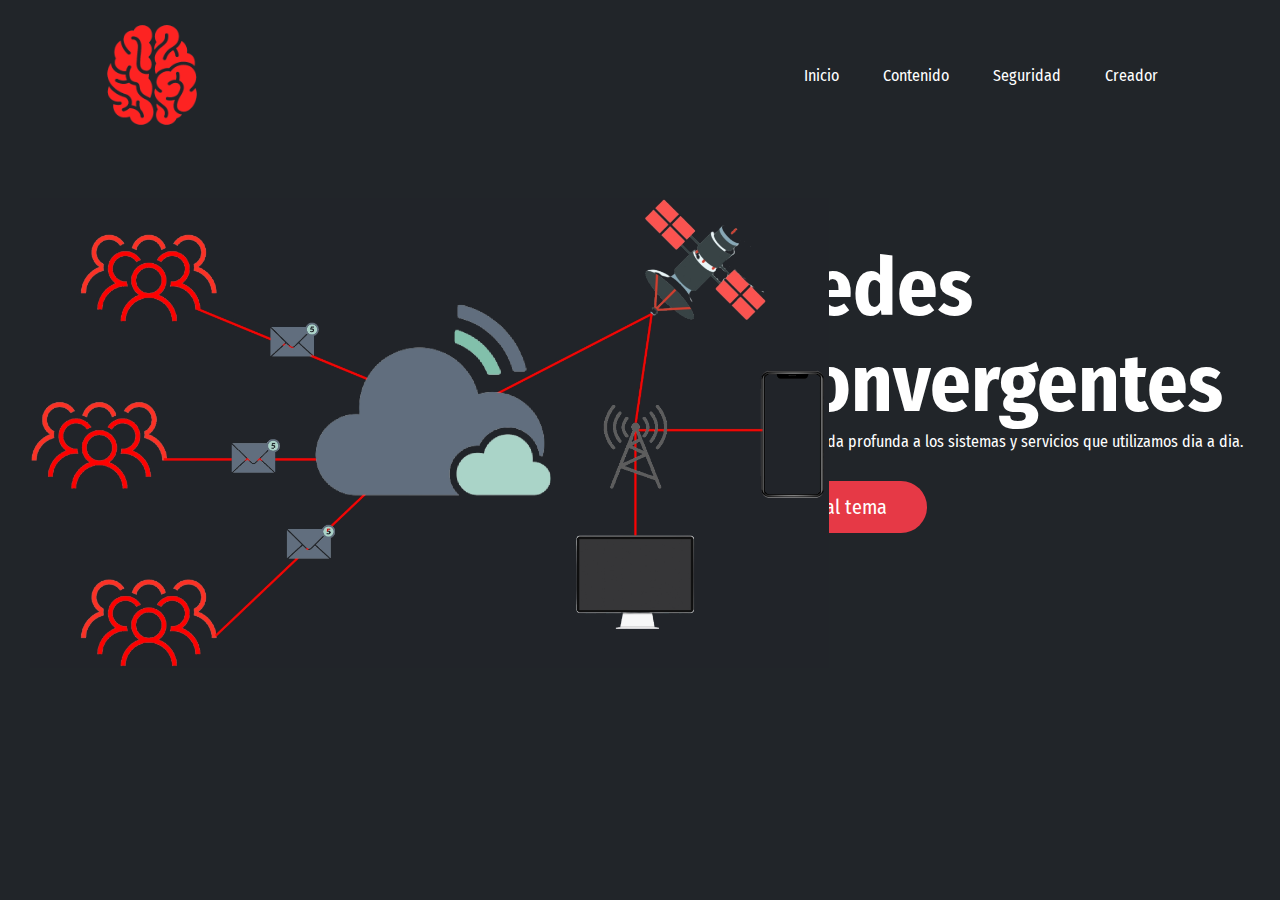
<file: index.html>
<!DOCTYPE html>
<html>
    <head>
        <meta charset="utf-8">
        <meta name="viewport" content="widht=device-width, initial-scale=1.0">
        <title>Redes Convergentes</title>
        <link rel="stylesheet" href="contenido.html">
        <link rel="stylesheet" href="style.css">
        <link rel="preconnect" href="https://fonts.googleapis.com">
    <link rel="preconnect" href="https://fonts.gstatic.com" crossorigin>
    <link href="https://fonts.googleapis.com/css2?family=Fira+Sans+Condensed:wght@600&display=swap" rel="stylesheet">
    <link rel="icon" href="logo-ezzabi1.png">
    </head>
    <body>
        <div class="hero">
            <nav>
                <img src="logo-ezzabi1.png" class="logo">
                <ul>
                   <li><a href="index.html">Inicio</a></li>
                   <li><a href="contenido.html">Contenido</a></li>
                   <li><a href="contenido-seguridad.html">Seguridad</a></li>
                   <li><a href="creador.html">Creador</a></li>
                </ul>
            </nav>
            <div class="red-container">
                <img src="fondopg.jpg" class="mapa">
            </div>
            <div class="text-container">
                <h1>Redes<br> Convergentes</h1>
                <p>Una mirada profunda a los sistemas y servicios que utilizamos dia a dia.</p>
                <a href="contenido.html">Ir al tema</a>
        </div>
        </div>
    </body>
</html>
</file>
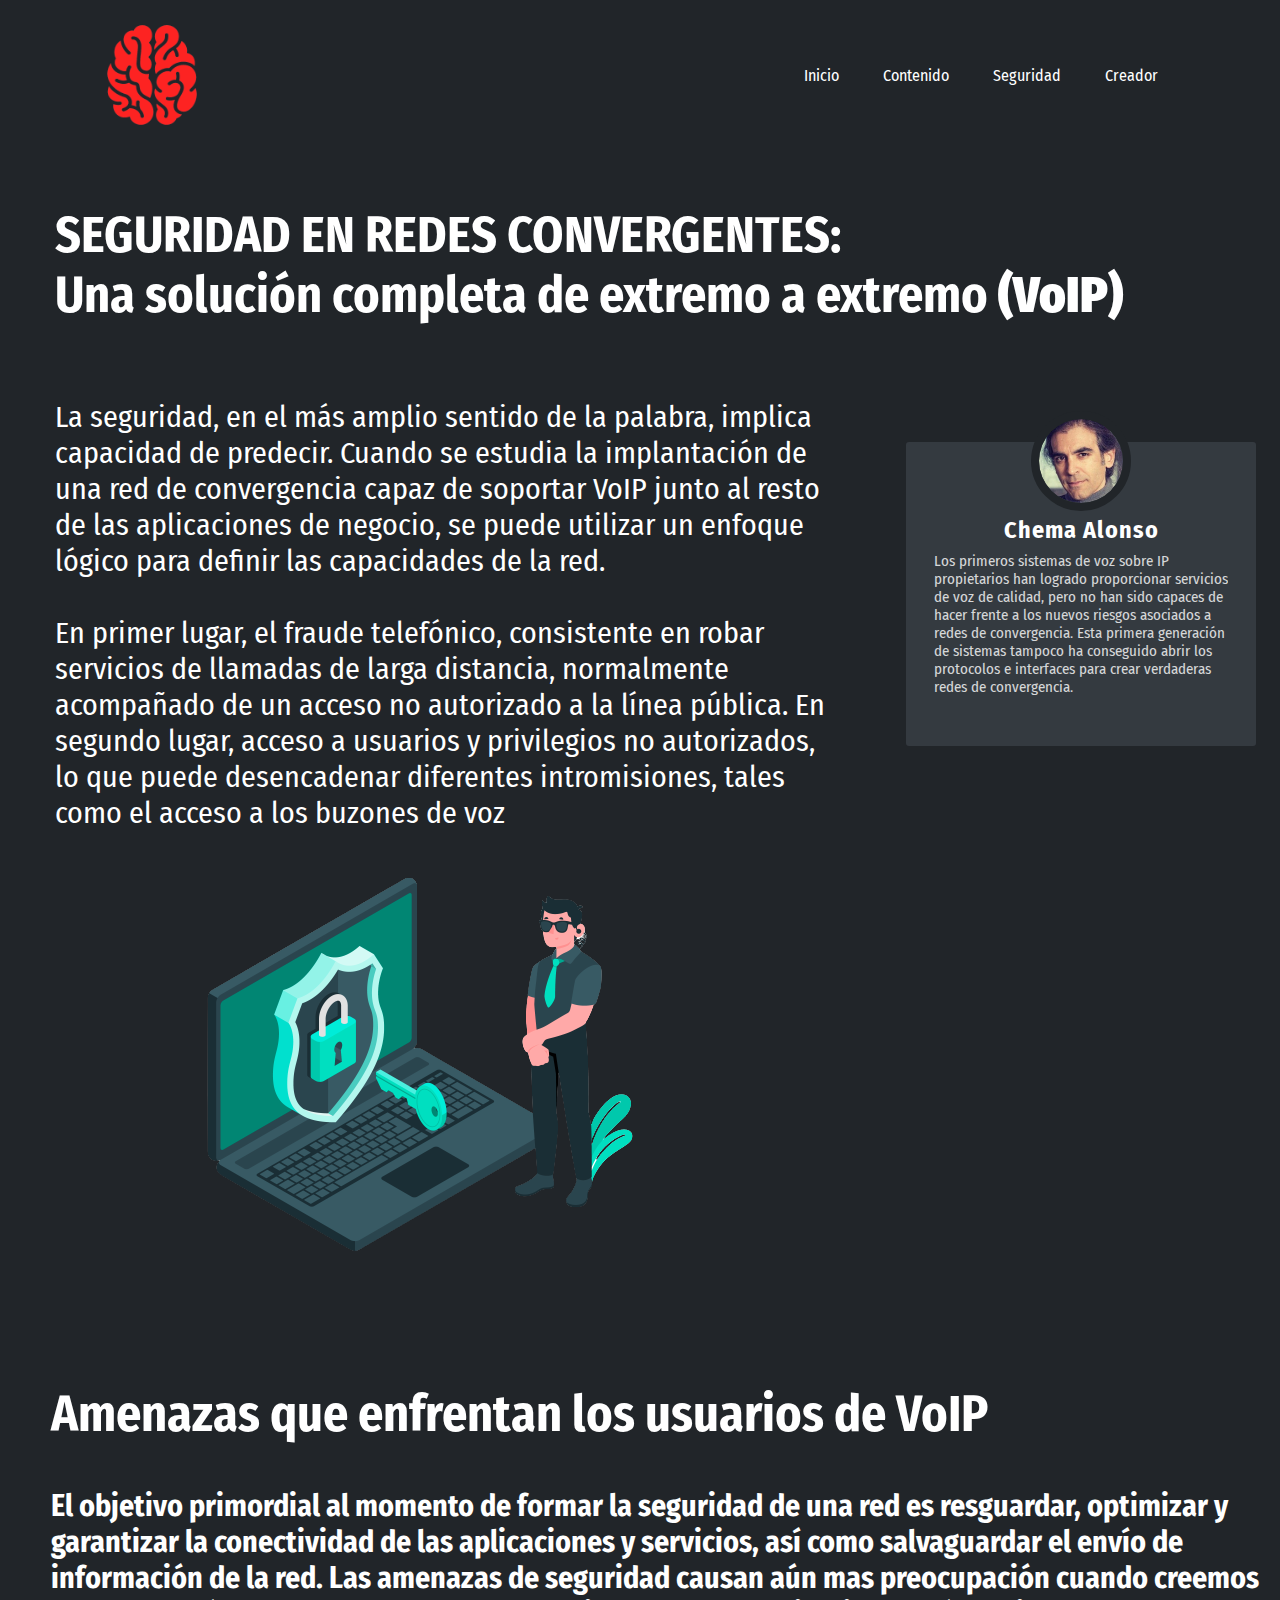
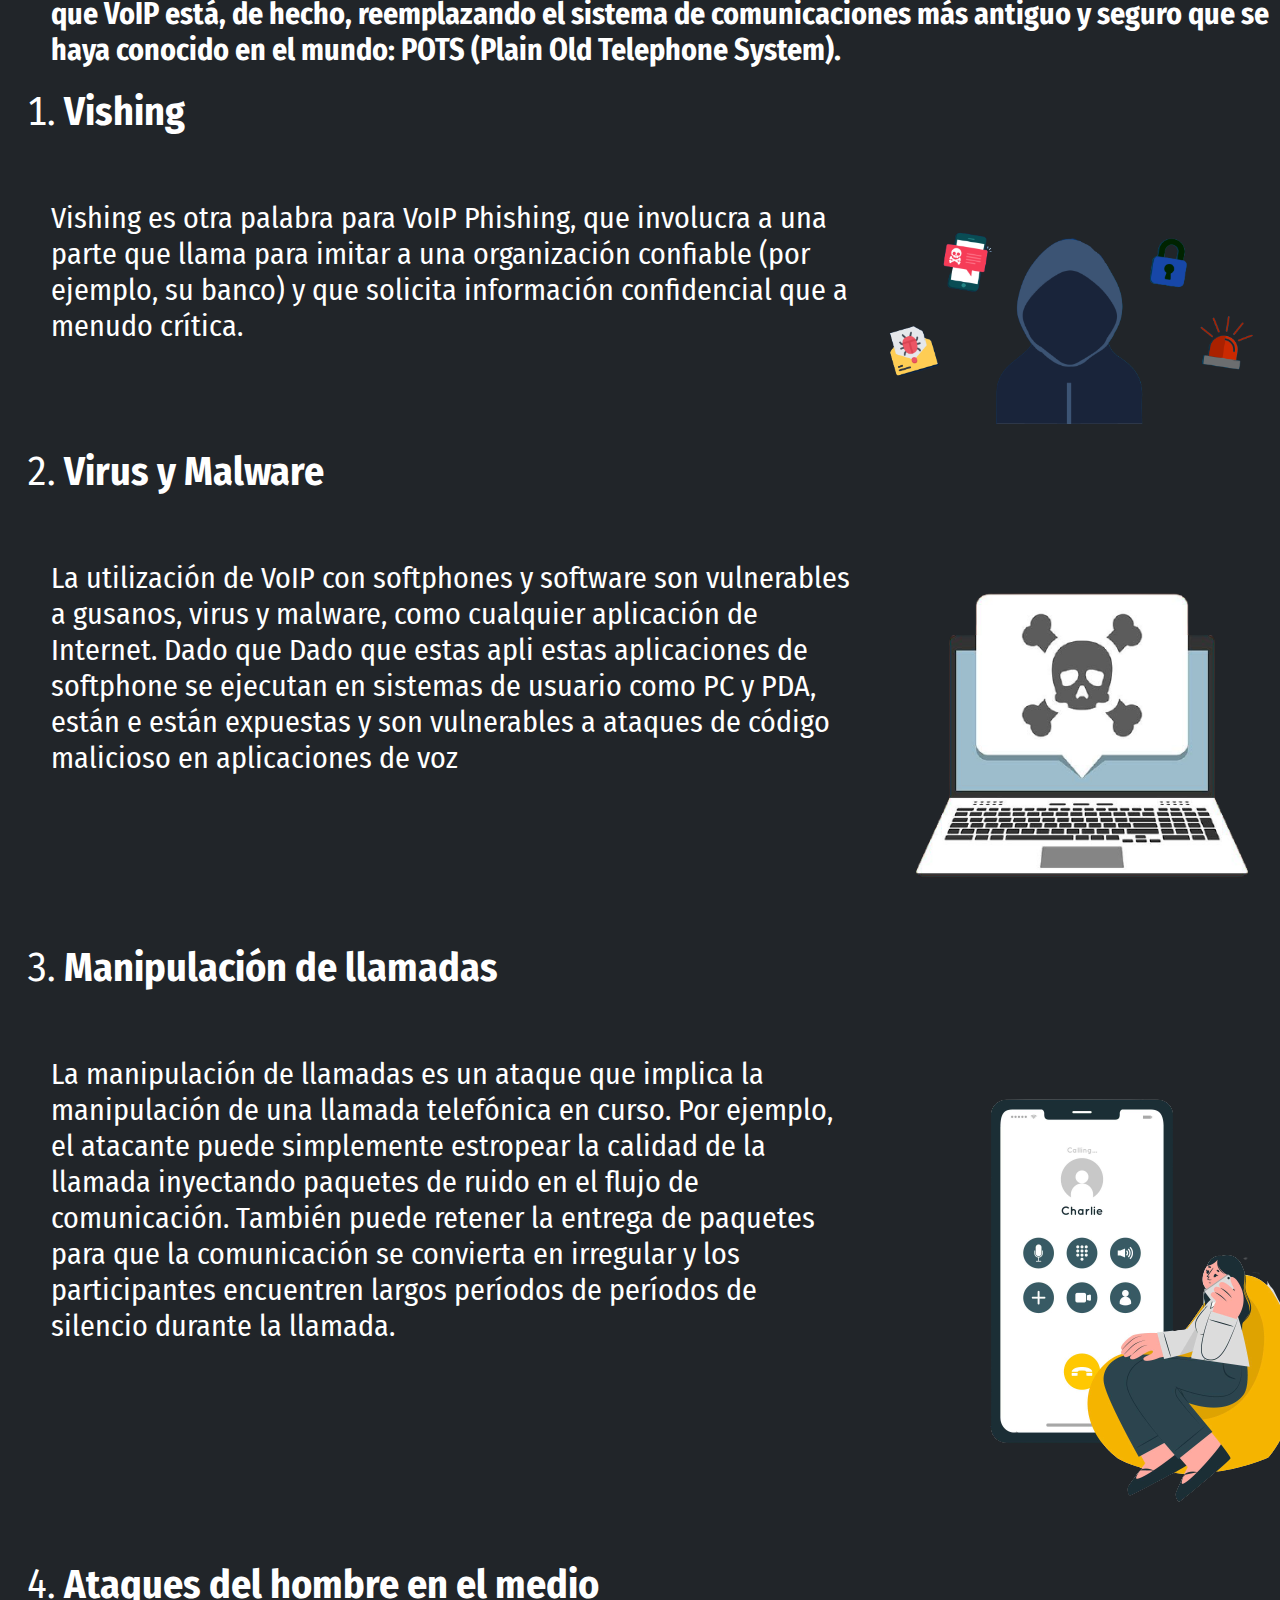
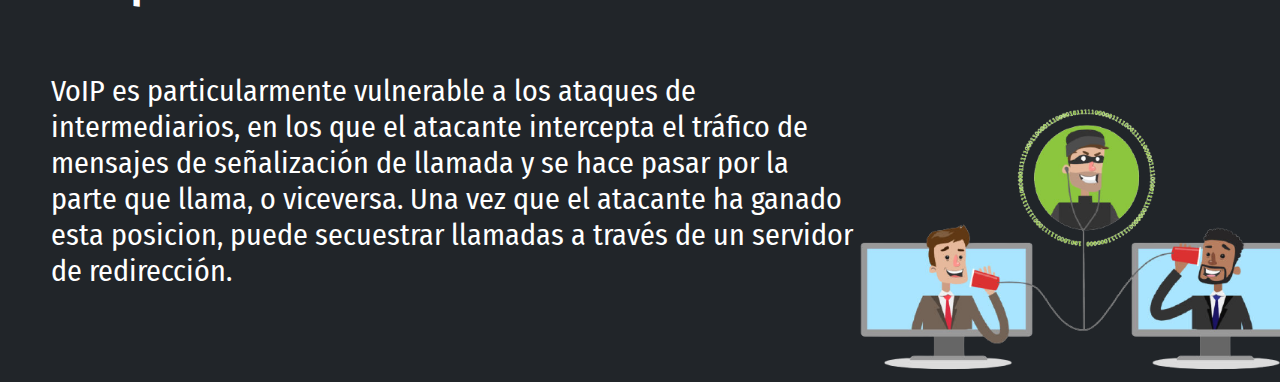
<file: contenido-seguridad.html>
<!DOCTYPE html>
<html>
    <head>
        <meta charset="utf-8">
        <meta name="viewport" content="widht=device-width, initial-scale=1.0">
        <title>Redes Convergentes</title>
        <link rel="stylesheet" href="style.css">
        <link rel="preconnect" href="https://fonts.googleapis.com">
    <link rel="preconnect" href="https://fonts.gstatic.com" crossorigin>
    <link href="https://fonts.googleapis.com/css2?family=Fira+Sans+Condensed:wght@600&display=swap" rel="stylesheet">
    <link rel="icon" href="logo-ezzabi.png">
    </head>
    <body>
        <div class="hero">
            <nav>
                <img src="logo-ezzabi1.png" class="logo">
                <ul>
                   <li><a href="index.html">Inicio</a></li>
                   <li><a href="contenido.html">Contenido</a></li>
                   <li><a href="contenido-seguridad.html">Seguridad</a></li>
                   <li><a href="creador.html">Creador</a></li>
                </ul>
            </nav>
           
            <div class="text-containers">
                <h1>SEGURIDAD EN REDES CONVERGENTES:<br>Una solución completa de extremo a extremo <b>(VoIP)</b></h1>
                <p>La seguridad, en el más amplio sentido de la palabra, implica capacidad
                    de predecir. Cuando se estudia la implantación de una red de convergencia capaz de soportar VoIP junto al
                    resto de las aplicaciones de negocio,
                    se puede utilizar un enfoque lógico
                    para definir las capacidades de la red.<br><br>En primer lugar, el fraude telefónico, consistente en robar servicios de llamadas de larga distancia, normalmente acompañado de un acceso no autorizado a la línea pública. En segundo lugar, acceso a usuarios y privilegios no autorizados, lo que puede desencadenar diferentes intromisiones, tales como el acceso a los buzones de voz</p>
            </div>
            <div class="container">
                <div class="profile">
                    <div class="imgBox">
                        <img src="chema-alonso.jpg">
                    </div>
                    <h2>Chema Alonso</h2>
                </div>
                <p><span class="text-left"></span>Los primeros sistemas de voz sobre IP propietarios han logrado proporcionar servicios de voz de calidad,
                    pero no han sido capaces de hacer frente a los nuevos riesgos asociados a redes de convergencia. Esta
                    primera generación de sistemas tampoco ha conseguido abrir los protocolos e interfaces para crear verdaderas redes de convergencia. <span class="text-right"></span></p>
                <div class="social">
                </div>
            </div>
            <img class="segurity-img" src="seguridadd.png">
        <div class="text-container2s">
            <h3>Amenazas que enfrentan los usuarios de VoIP</h3>
            <h4 class="p-text-container2s">El objetivo primordial al momento de formar la seguridad de una red es
                resguardar, optimizar y garantizar la conectividad de las aplicaciones y servicios,
                así como salvaguardar el envío de información de la red.
                Las amenazas de seguridad causan aún mas preocupación cuando creemos que
                VoIP está, de hecho, reemplazando el sistema de comunicaciones más antiguo y
                seguro que se haya conocido en el mundo: POTS (Plain Old Telephone System).</h4>
            <ol>
                <li><b>Vishing</b></li>
                <p>Vishing es otra palabra para VoIP Phishing, que involucra a una parte que llama para imitar a una organización confiable (por ejemplo, su banco) y que solicita
                    información confidencial que a menudo crítica.</p>
                    <img class="Vishing" src="VISHING.png">
                <li><b>Virus y Malware</b></li>
                <p>La utilización de VoIP con softphones y software son vulnerables a gusanos, virus
                    y malware, como cualquier aplicación de Internet. Dado que Dado que estas apli estas aplicaciones de
                    softphone se ejecutan en sistemas de usuario como PC y PDA, están e están expuestas y
                    son vulnerables a ataques de código malicioso en aplicaciones de voz</p>
                    <img class="VyM" src="virus.png">
                <li><b>Manipulación de llamadas</b></li>
                <p>La manipulación de llamadas es un ataque que implica la manipulación de una
                    llamada telefónica en curso. Por ejemplo, el atacante puede simplemente estropear
                    la calidad de la llamada inyectando paquetes de ruido en el flujo de comunicación.
                    También puede retener la entrega de paquetes para que la comunicación se
                    convierta en irregular y los participantes encuentren largos períodos de períodos de silencio
                    durante la llamada.</p>
                    <img class="MdL" src="manipulacion-llamada.png">
                <li><b>Ataques del hombre en el medio</b></li>
                <p>VoIP es particularmente vulnerable a los ataques de intermediarios, en los que el
                    atacante intercepta el tráfico de mensajes de señalización de llamada y se hace
                    pasar por la parte que llama, o viceversa. Una vez que el atacante
                    ha ganado esta posicion, puede secuestrar llamadas a través de un servidor de
                    redirección.</p>
                    <img class="MindM" src="man-attack.png">
            </ol>
        </div>
            

    </div>
    </body>
    </html>
</file>
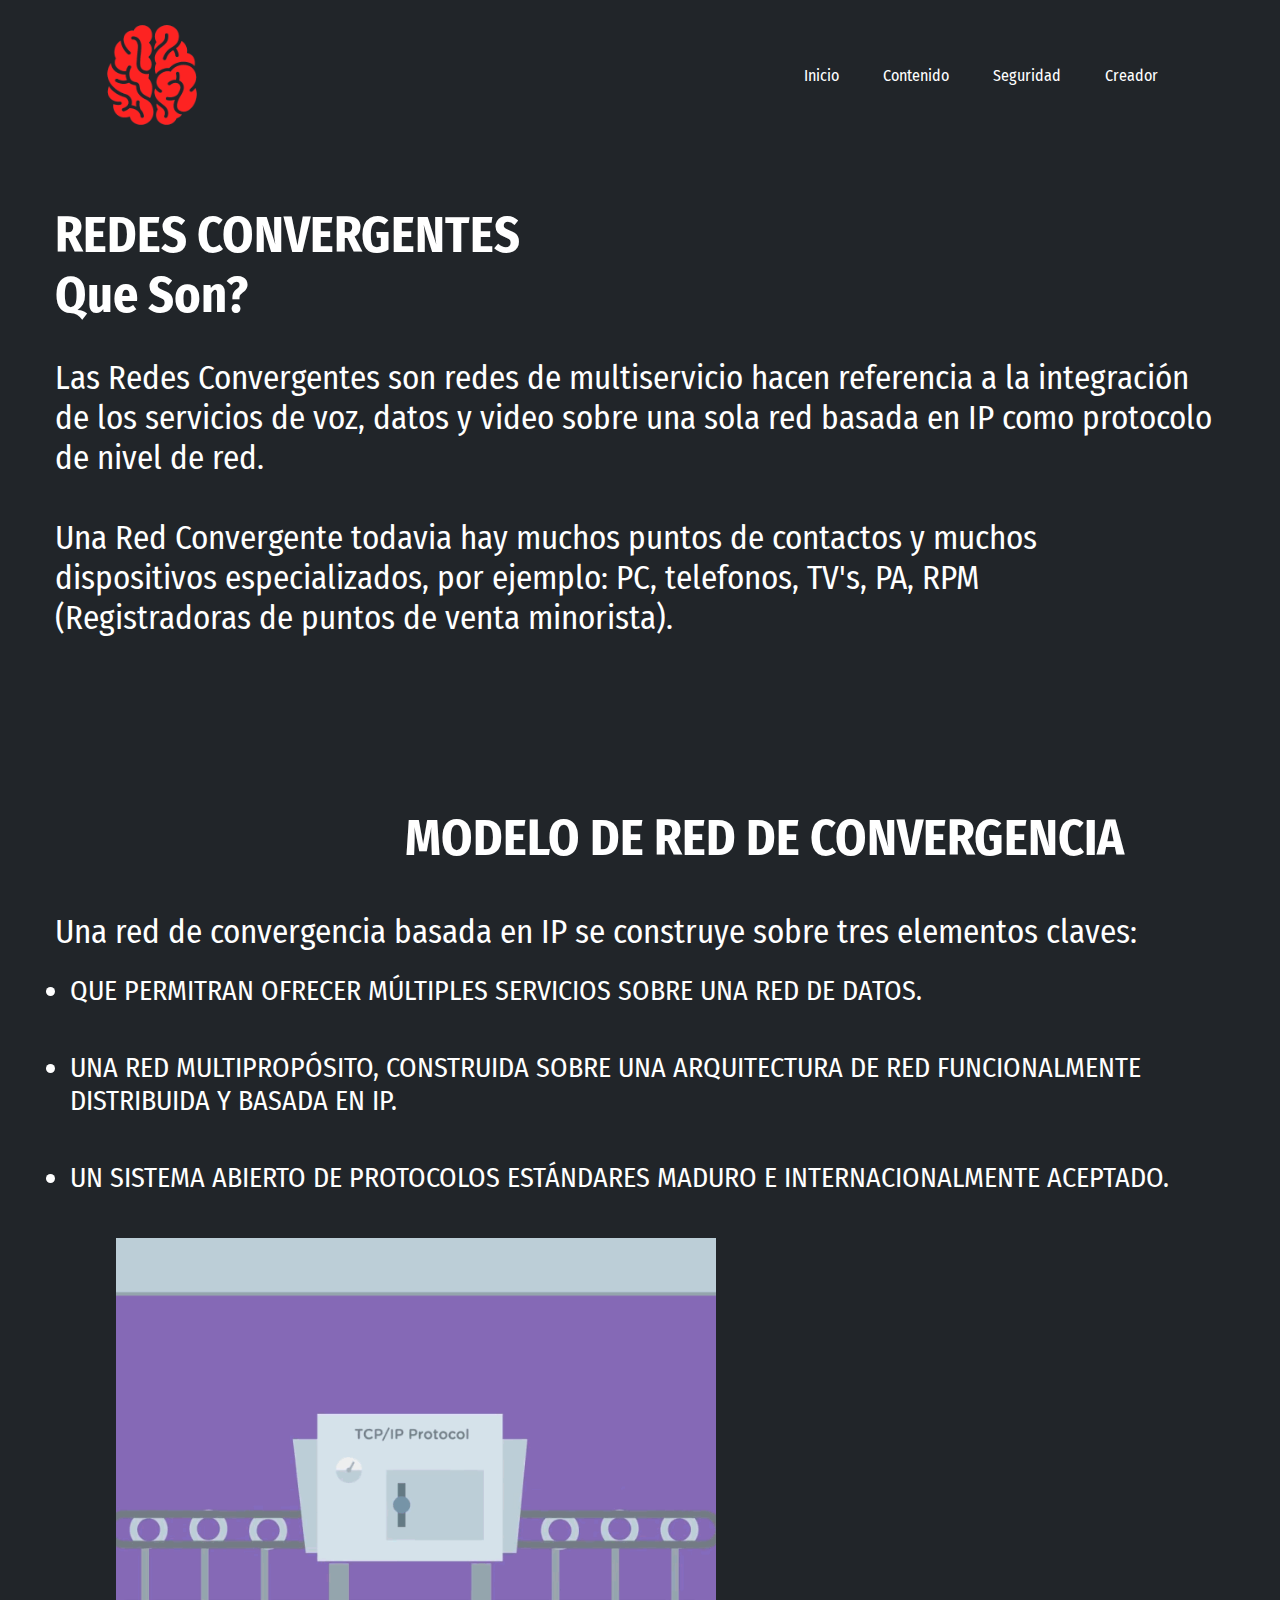
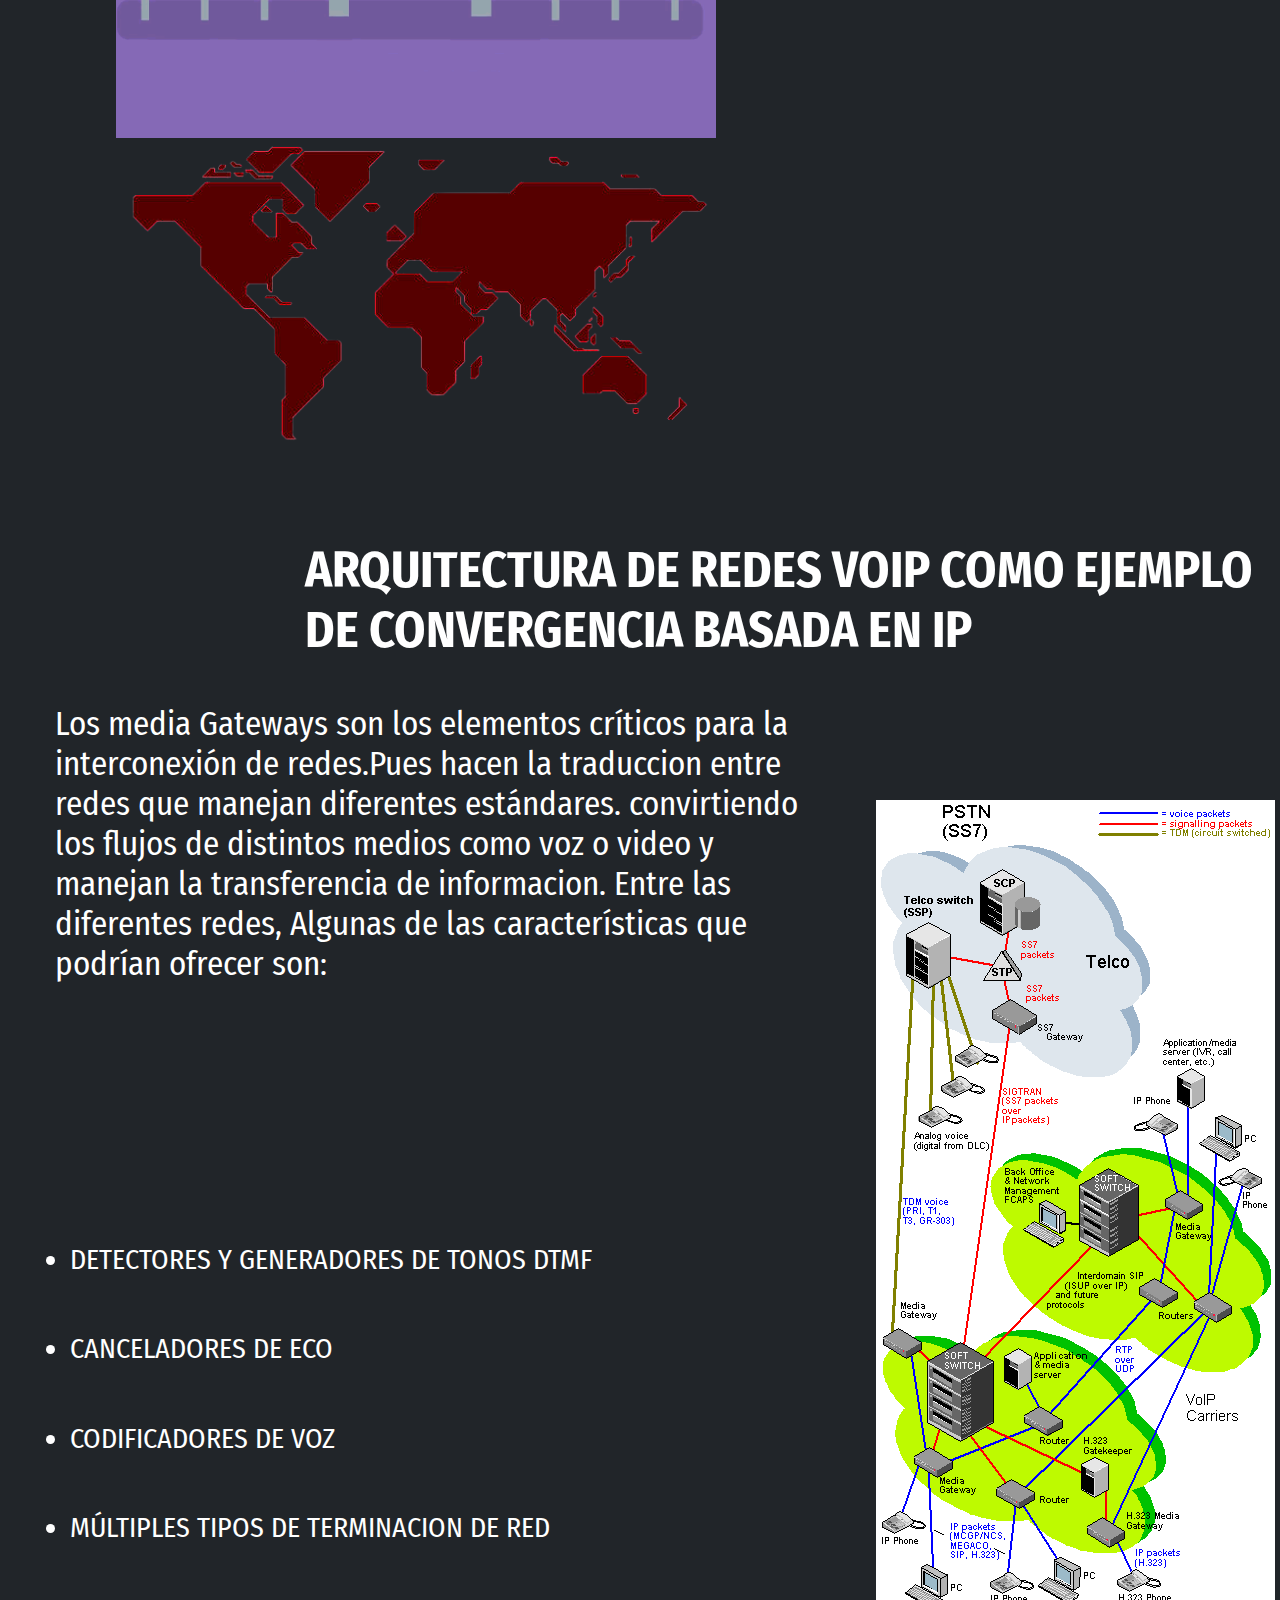
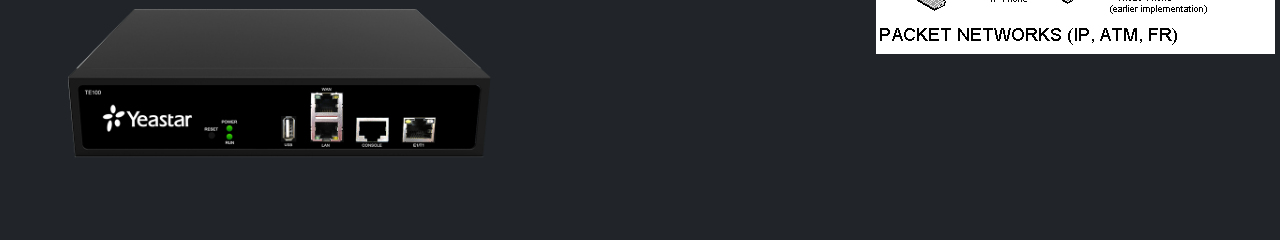
<file: contenido.html>
<!DOCTYPE html>
<html>
    <head>
        <meta charset="utf-8">
        <meta name="viewport" content="widht=device-width, initial-scale=1.0">
        <title>Redes Convergentes</title>
        <link rel="stylesheet" href="style.css">
        <link rel="preconnect" href="https://fonts.googleapis.com">
    <link rel="preconnect" href="https://fonts.gstatic.com" crossorigin>
    <link href="https://fonts.googleapis.com/css2?family=Fira+Sans+Condensed:wght@600&display=swap" rel="stylesheet">
    <link rel="icon" href="logo-ezzabi.png">
    </head>
    <body>
        <div class="hero">
            <nav>
                <img src="logo-ezzabi1.png" class="logo">
                <ul>
                   <li><a href="index.html">Inicio</a></li>
                   <li><a href="contenido.html">Contenido</a></li>
                   <li><a href="contenido-seguridad.html">Seguridad</a></li>
                   <li><a href="creador.html">Creador</a></li>
                </ul>
            </nav>
          
     <div class="ctext-container">
         <h1>REDES CONVERGENTES<br>Que Son?</h1>
         <p>Las Redes Convergentes son redes de multiservicio hacen referencia a la integración<br> de los servicios de voz, datos y video sobre una sola red basada en IP como protocolo<br> de nivel de red.<br><br> Una Red Convergente todavia hay muchos puntos de contactos y muchos<br> dispositivos especializados, por ejemplo: PC, telefonos, TV's, PA, RPM<br>(Registradoras de puntos de venta minorista).</p>
     </div>
     <div class="ctext-container2">
        <h1>MODELO DE RED DE CONVERGENCIA</h1>
        <p>Una red de convergencia basada en IP se construye sobre tres elementos claves:</p>
        <ul>
            <li>QUE PERMITRAN OFRECER MÚLTIPLES SERVICIOS SOBRE UNA RED DE DATOS.</li><br>
            <li>UNA RED MULTIPROPÓSITO, CONSTRUIDA SOBRE UNA ARQUITECTURA DE RED FUNCIONALMENTE DISTRIBUIDA Y BASADA EN IP.</li><br>
            <li>UN SISTEMA ABIERTO DE PROTOCOLOS ESTÁNDARES MADURO E INTERNACIONALMENTE ACEPTADO.</li><br>
        </ul>
            <img class="imagenesc2" src="TCP Protocol.gif">
            <img class="imagenes2c2" src="istockphoto-1143180836-612x612-removebg-preview.png">
    </div>
    <div class="ctext-container3">
        <h1>ARQUITECTURA DE REDES VOIP COMO EJEMPLO DE CONVERGENCIA BASADA EN IP</h1>
        <p>Los media Gateways son los elementos críticos para la interconexión de redes.Pues hacen la traduccion entre redes que manejan diferentes estándares. convirtiendo los flujos de distintos medios como voz o video y manejan la transferencia de informacion. Entre las diferentes redes, Algunas de las características que podrían ofrecer son:</p>
        <img class="imagenesc4" src="IPTEL.gif">
        <ul>
            <li>MÚLTIPLES TIPOS DE TERMINACION DE RED</li>
            <li>CODIFICADORES DE VOZ</li>
            <li>CANCELADORES DE ECO</li>
            <li>DETECTORES Y GENERADORES DE TONOS DTMF</li>
        </ul>
        <img class="imagenesc3" src="17.png">
    </div>
</body>
</html>
</file>
<file: style.css>
*{
    margin: 0;
    padding: 0;
    font-family: 'Fira Sans Condensed', sans-serif;
    box-sizing: border-box;
}
.hero{
    background: #212529 ;
    min-height: 100vh;
    width: 100%;
    color: #fff;
    position: relative;
}
nav{
    display: flex;
    align-items: center;
    padding: 20px 8% ;
}
nav .menu-img{
    width: 25px;
    margin-right: 20px;
    cursor: pointer;
}
nav .logo{
    width: 100px;
    cursor: pointer;
}   
nav ul{
    flex: 1;
    text-align: right;
}
nav ul li{
    display: inline-block;
    list-style: none;
    margin: 0 20px; 
}
nav ul li a{
    text-decoration: none;
    color: #fff;
}

.red-container{
    position: absolute;
    top: 22%;
    left: 30px;
    width: 200px;
}
.mapa{
    height: 470px;
}
.text-container{
    max-width: 600px;
    margin-top: 7%;
    margin-left: 60%; 
}
.text-container h1{
    font-size: 80px;
}
.text-container a{
    text-decoration: none;
    background: #e63946;
    padding: 14px 40px;
    display: inline-block;
    color: #fff;
    font-size: 18px;
    margin-top: 30px;
    border-radius: 30px;
    font-size: 20px;

}

.ctext-container{
    margin: 55px 0 256px 55px;
}
.ctext-container h1{
    font-size: 50px;
    margin-bottom: 33px;
}
.ctext-container p{
    font-size: 33px;
}
.ctext-container2{
    margin: 55px 0 0px 55px;
}
.ctext-container2 h1{
    font-size: 50px;
    margin-bottom: 44px;
    margin-left: 350px;
    margin-top: -86px;
}
.ctext-container2 p{
    font-size: 33px;
    margin-bottom: 22px;
}
.ctext-container2 ul li{
    font-size: 28px;
    margin-bottom: 25px;
    margin-left: 15px;
}
.imagenesc2{
    width: 600px;
    height: 500px;
    object-fit: cover;
    margin-left: 5%;
}
.imagenes2c2{
    position: relative;
width: 600px;
height: 400px;
object-fit: scale-down;
margin-left: 5%;
margin-top: -5%;
}
.ctext-container3{
    margin: 55px 0 0px 55px;
}
.ctext-container3 h1{
    font-size: 50px;
    margin-bottom: 44px;
    margin-left: 250px;
}
.ctext-container3 p{
    position: relative;
    font-size: 33px;
    margin-bottom: 0;
    width: 63%;
}
.ctext-container3 ul li{
    position: relative;
    font-size: 28px;
    margin-top: -12%;
    margin-bottom: 2%;
    margin-left: 15px;


}
.imagenesc3{
    width: 450px;
    height: 300px;
}
.imagenesc4{
    position: relative;
    left: 67%;
    margin-top: -15%;
}
.text-containers{
    margin: 55px 0 256px 55px;
}
.segurity-img{
    margin: 70px 0 5% 12%;

}
.text-containers h1{
    font-size: 50px;
    margin-bottom: 0px;
}
.text-containers p{
    font-size: 30px;
    margin-top: 6%;
    text-align: left;
    width: 63%;
}
.text-containers img{
    margin-left: 12%;
}
.testimonial-container{
    top: 45px;
    text-align: left;
}
.container{
	position: relative;
	width: 350px;
	color: #fff;
	background: #343a40;
	margin: -645px 10px 0;
	padding: 30px 20px;
	border-radius: 3px;
	transition: 0.3s ease;
    left: 70%;
    
}
.container .profile{
	position: absolute;
	left: 50%;
	transform: translateX(-50%);
	top: -10%;
	width: 100%;
	display: block;
}
.container .profile .imgBox{
	position: relative;
	height: 100px;
	width: 100px;
	margin: auto;
	border: 8px solid#212529;
	border-radius: 50%;
	overflow: hidden;
}
.container .profile .imgBox img{
	position: absolute;
	height: 100%;
	width: 100%;
	top: 0;
	left: 0;
	border-radius: 50%;
	object-fit: cover;
	transition: 0.3s ease;
}
.container .profile .imgBox:hover img{
	filter: saturate(140%);
	transform: scale(0.95);
}
.container .profile h2{
	padding: 5px 0;
	text-transform: capitalize;
	color: #ffff;
	letter-spacing: 1px;
	text-align: center;
    margin-bottom: 20px;

}
.container p{
	margin-top: 80px;
    margin-bottom: 20px;
	color: #ffff;
	padding: 0 8px;
	font-size: 15px;
	opacity: 0.8;
}
.container .text-left{
	font-size: 30px;
	display: block;
	text-align: left;
	color: #3b7cf5;	
}
.container .text-right{
	font-size: 30px;
	display: block;
	text-align: right;
	color: #3b7cf5;	
}
.text-container2s h3{
    font-size: 50px;
    margin-bottom: 44px;
    margin-left: 4%;
}
.text-container2s p{
    font-size: 30px;
    margin-top: 3%;
    margin-left: 4%;
    width: 63%;
    
}
.p-text-container2s{
    font-size: 30px;
    margin-top: 3%;
    margin-left: 4%;
}
.text-container2s li{
    font-size: 40px;
    margin: 20px 0 5% 5%;
}
.Vishing{
    left: 65%;
    position: relative;
    width: 500px;
    margin-top: -10%;
}
.VyM{
    left: 65%;
    position: relative;
    width: 500px;
    margin-top: -18%;
}
.MdL{
    left: 65%;
    position: relative;
    width: 500px;
    margin-top: -24%;
}
.MindM{
    left: 65%;
    position: relative;
    width: 500px;
    margin-top: -15%;
}
.containerc{
    margin: 0;
    padding: 0;
    position: absolute;
    width: 100%;
    height: 100%;
    overflow: hidden;
    display: flex;
    justify-content: center;
    align-items: center;
}
.containerc video{
    position: absolute;
    top: 0;
    left: 0;
    width: 100%;
    height: 100%;
    object-fit: cover;
}
.containerc h2{
    position: absolute;
    top:0;
    left: 0;
    width: 100%;
    height: 100%;
    background: #fff;
    font-size: 9vw;
    text-align: center;
    text-transform: uppercase ;
    color: #000; 
    line-height: 100vh;
    mix-blend-mode: screen;
}
</file>
